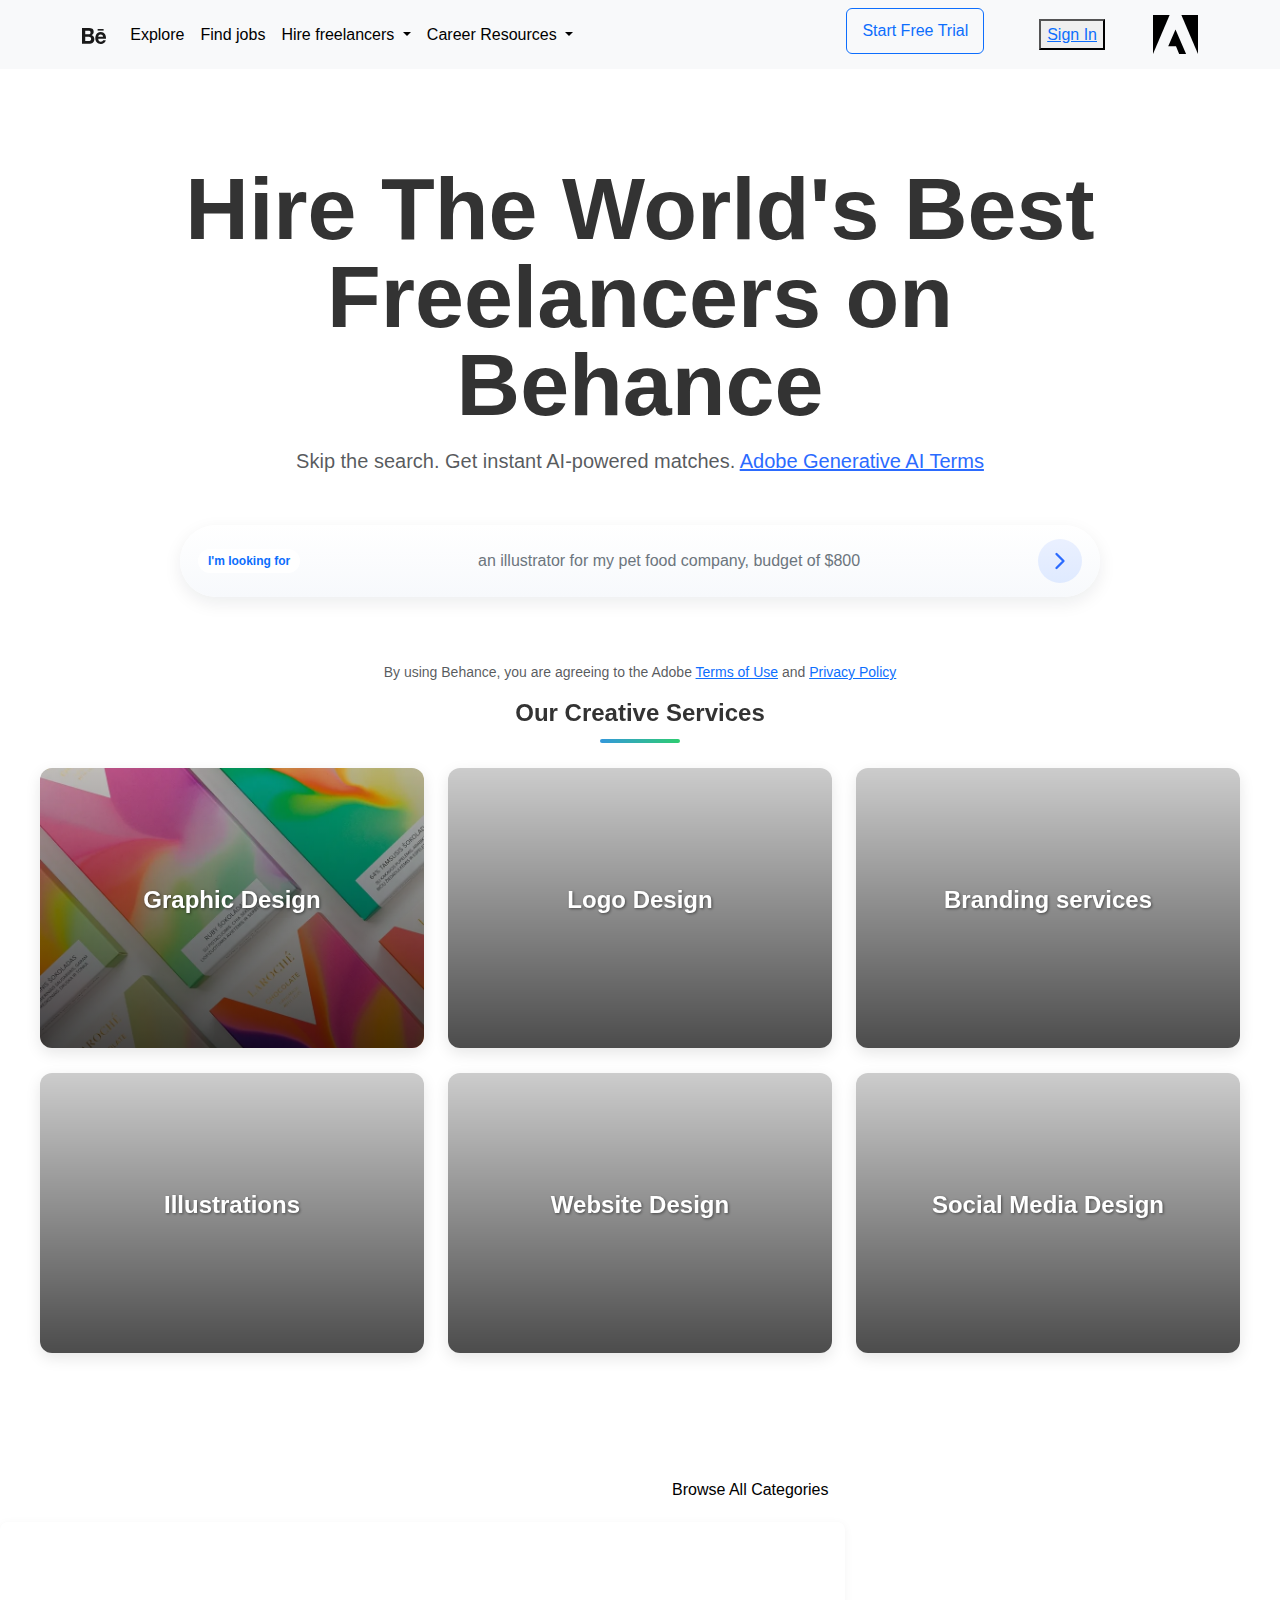
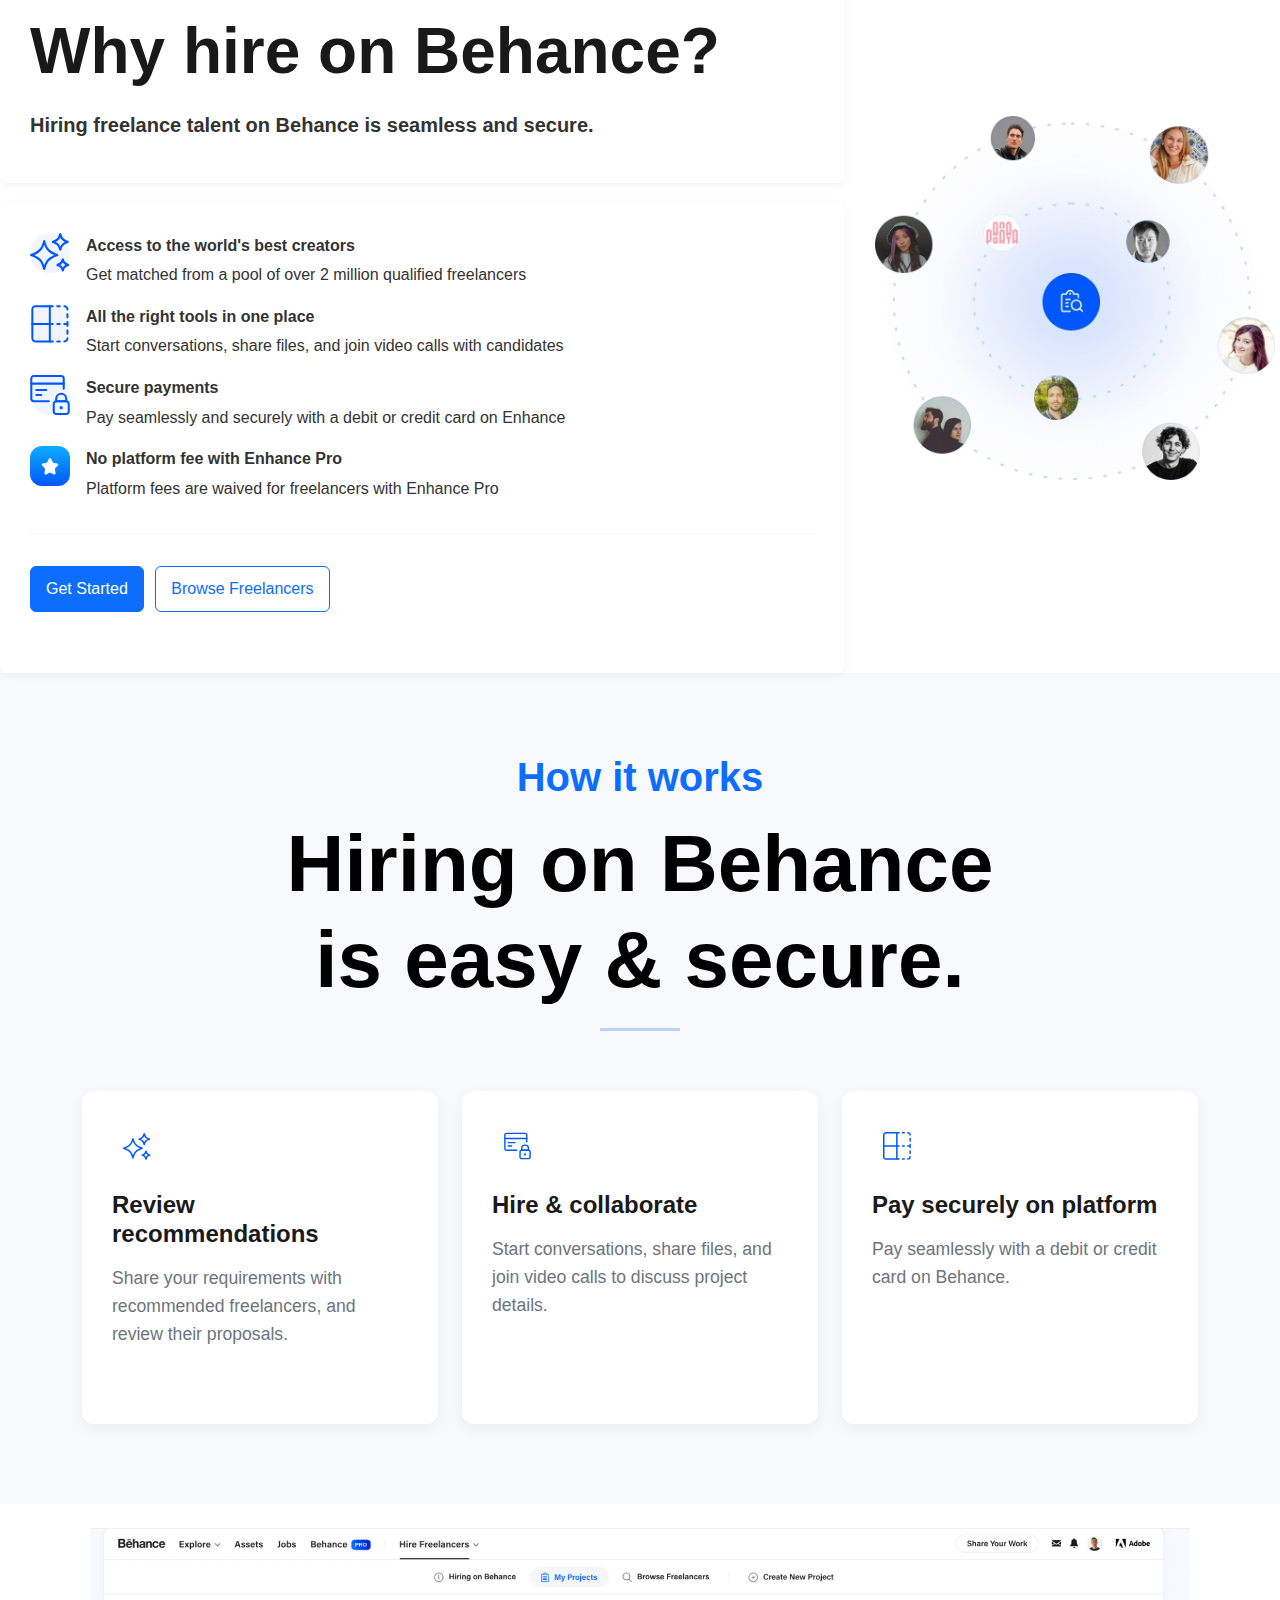
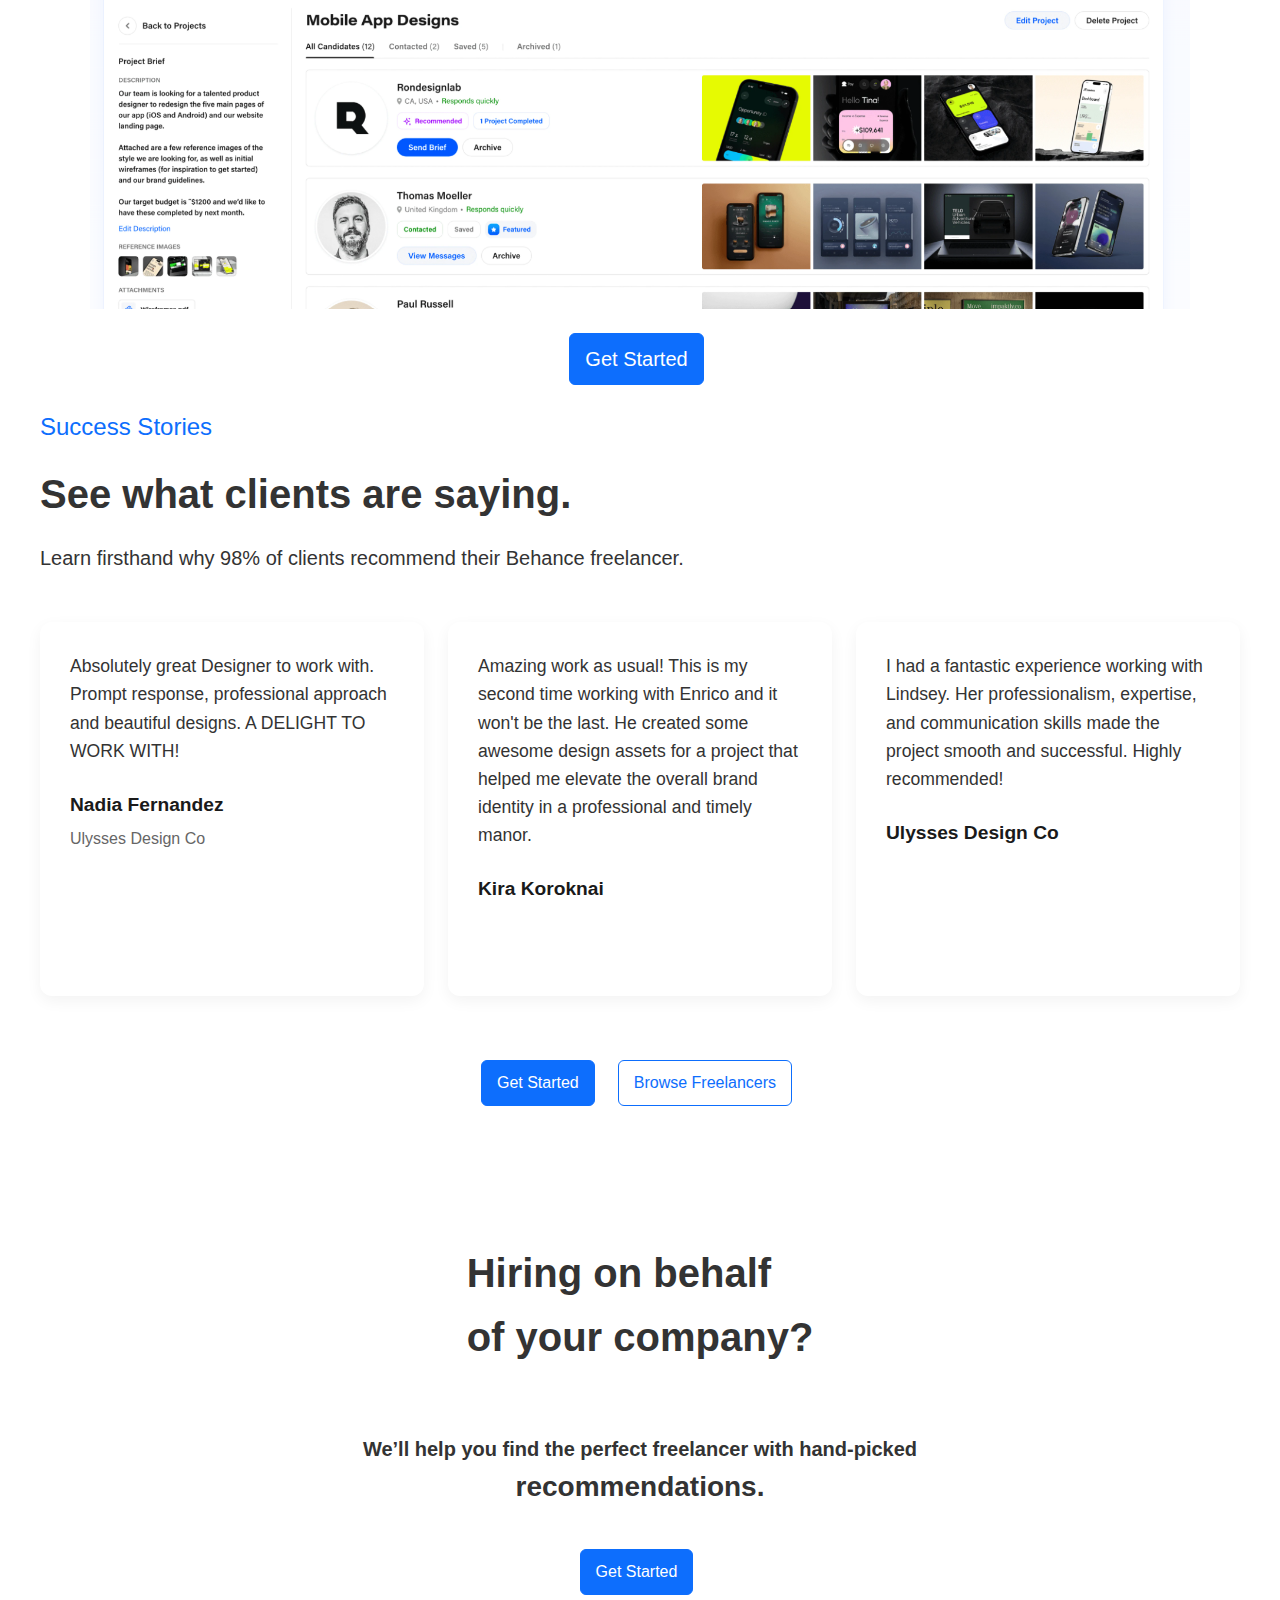
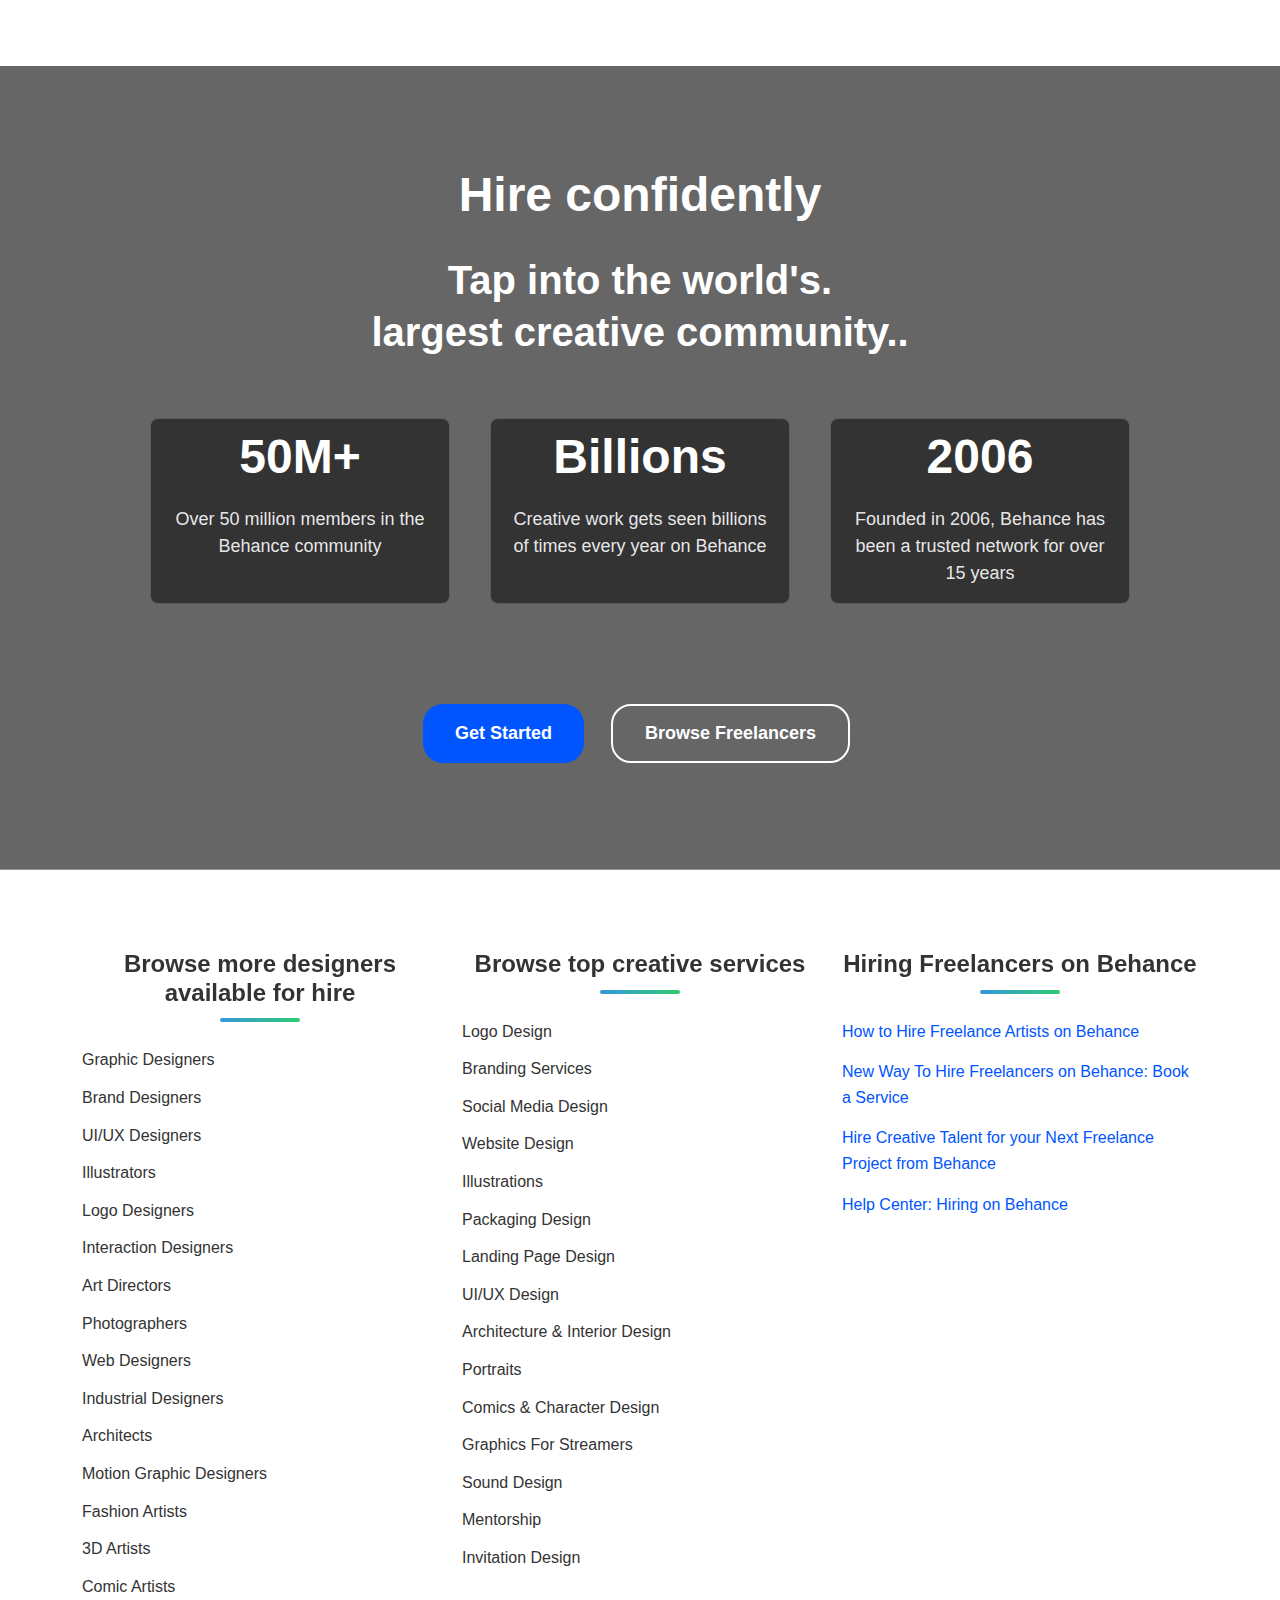
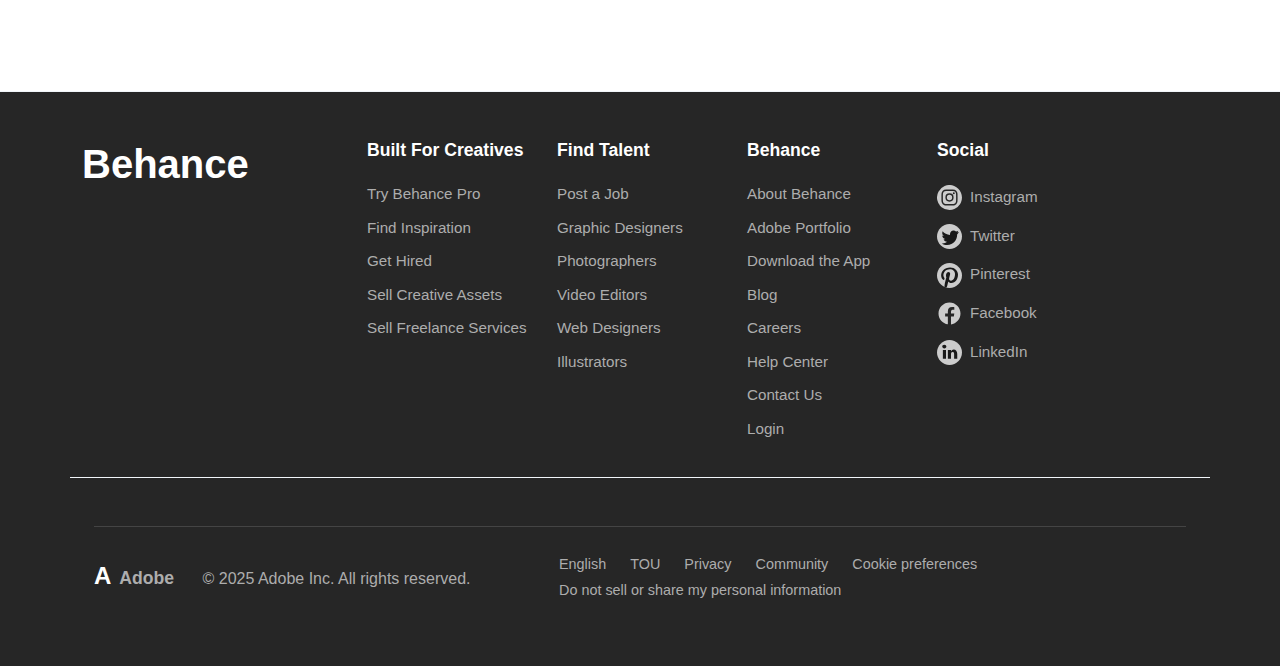
<file: fire.html>
<!doctype html>
<html lang="en">

<head>
    <meta charset="utf-8">
    <meta name="viewport" content="width=device-width, initial-scale=1">
    <title>Hire Freelancers — Behance</title>
    <link href="https://cdn.jsdelivr.net/npm/bootstrap@5.3.8/dist/css/bootstrap.min.css" rel="stylesheet">
    <link rel="stylesheet" href="fire.css">
</head>

<body>
    <div class="bcak">
        <nav class="navbar navbar-expand-lg bg-body-tertiary position-sticky top-0">
            <div class="container">
                <a class="navbar-brand" href="#"><img src="./images/Behance.svg" alt="Behance" class="img-fluid"
                        style="max-width:100px;height:auto;"></a>
                <button class="navbar-toggler" type="button" data-bs-toggle="collapse"
                    data-bs-target="#navbarSupportedContent" aria-controls="navbarSupportedContent"
                    aria-expanded="false" aria-label="Toggle navigation">
                    <span class="navbar-toggler-icon"></span>
                </button>
                <div class="collapse navbar-collapse" id="navbarSupportedContent">
                    <ul class="navbar-nav me-auto mb-2 mb-lg-0">
                        <li class="nav-item">
                            <a id="explore" class="explore nav-link active fw-semi-bold" aria-current="page"
                                href="#explore">Explore</a>
                        </li>
                        <li class="nav-item">
                            <a class=" explore nav-link active fw-semi-bold" href="#">Find jobs</a>
                        </li>
                        <li class="nav-item dropdown">
                            <a class="nav-link active dropdown-toggle fw-semi-bold" href="#hire-freelancers" role="button"
                                data-bs-toggle="dropdown" aria-expanded="false">
                                Hire freelancers
                            </a>
                            <ul class="dropdown-menu">
                                <li><a class="dropdown-item fw-bold" href="#">
                                        <img src="./icon/svgexport-27.svg" alt="">
                                        <span>my Freelance Projects</span>
                                    </a></li>
                                <li><a class="dropdown-item d-flex gap-2 fw-bold" href="#">
                                        <img src="./icon/svgexport-12.svg" alt="">
                                        <span>Find creatives</span>
                                    </a></li>
                                <li><a class="dropdown-item d-flex gap-2 fw-bold" href="#">
                                        <img src="./icon/svgexport-12.svg" alt="">
                                        <span>Hiring on Behance</span>
                                    </a></li>
                                <li><a class="dropdown-item d-flex gap-2 fw-bold" href="#">
                                        <img src="./icon/svgexport-12.svg" alt="">
                                        <span>New Freelance Projects</span>
                                    </a></li>
                                <li>
                                    <hr class="dropdown-divider">
                                </li>
                                <li><a class="dropdown-item" href="#">Logo Designers</a></li>
                                <li><a class="dropdown-item" href="#">Brand Designers</a></li>
                                <li><a class="dropdown-item" href="#">Website Designers</a></li>
                                <li><a class="dropdown-item" href="#">Illustrators</a></li>
                                <li><a class="dropdown-item" href="#">Social Media Designers</a></li>
                            </ul>
                        </li>
                        <li class="nav-item dropdown">
                            <a class=" nav-link active dropdown-toggle fw-semi-bold" href="#" role="button"
                                data-bs-toggle="dropdown" aria-expanded="false">
                                Career Resources
                            </a>
                            <ul class="dropdown-menu">
                                <li><a class="dropdown-item fw-bold" href="#">
                                        <span>Overview</span>
                                    </a></li>
                                <li><a class="dropdown-item d-flex gap-2 fw-bold" href="#">
                                        <span>Career Guides</span>
                                    </a></li>
                                <li><a class="dropdown-item d-flex gap-2 fw-bold" href="#">
                                        <span>Commisioned Projects</span>
                                    </a></li>
                                <li><a class="dropdown-item d-flex gap-2 fw-bold" href="#">
                                        <span>Creative Apprenticeship</span>
                                    </a></li>
                            </ul>
                        </li>
                    </ul>
                    <div class="free-wrap">
                        <a class="free btn btn-outline-primary" href="start.html">Start Free Trial</a>
                        <!-- <span class="try">Try Behance Pro with a 7 day free trial</span> -->
                    </div>
                    <button class="sign ms-5"><a href="#">Sign In</a></button>
                    <span class="cse ms-5"><img src="./icon/svgexport-11.svg" alt="" class="img-fluid"
                            style="max-width:45px;height:auto;"></span>

                </div>
            </div>
        </nav>

        <main id="explore" class="py-5">
            <div class="container text-center pt-5">
                <h1 class="display-1 fw-bold lh-1 hero-title">Hire The World's Best<br>Freelancers on Behance</h1>
                <p class="lead text-muted mt-3">Skip the search. Get instant AI-powered matches. <a href="#">Adobe
                        Generative AI Terms</a></p>

                <div class="search-pill mx-auto mt-5">
                    <div class="pill-inner d-flex align-items-center">
                        <span class="badge bg-white text-primary pill-left">I'm looking for</span>
                        <div class="pill-text flex-grow-1">an illustrator for my pet food company, budget of $800</div>
                        <div class="pill-action">
                            <svg width="28" height="28" viewBox="0 0 24 24" fill="none"
                                xmlns="http://www.w3.org/2000/svg">
                                <path d="M9 6l6 6-6 6" stroke="#2B6BFF" stroke-width="2" stroke-linecap="round"
                                    stroke-linejoin="round" />
                            </svg>
                        </div>
                    </div>
                </div>

            </div>
        </main>

        <div class="py-3">
            <div class="container text-center text-muted small">
                By using Behance, you are agreeing to the Adobe <a href="#">Terms of Use</a> and <a href="#">Privacy
                    Policy</a>
            </div>
        </div>



        <div class="services-container">
            <h1 class="section-title">Our Creative Services</h1>

            <div class="row">
                <!-- Graphic Design -->
                <div class="col-md-4 col-sm-6">
                    <div class="service-card">
                        <div class="service-bg graphic-design"></div>
                        <div class="service-overlay">
                            <h3 class="service-title">Graphic Design</h3>
                        </div>
                    </div>
                </div>

                <!-- Branding Services -->
                <div class="col-md-4 col-sm-6">
                    <div class="service-card">
                        <div class="service-bg branding-services"></div>
                        <div class="service-overlay">
                            <h3 class="service-title">Logo Design</h3>
                        </div>
                    </div>
                </div>



                <!-- Social Media Design -->
                <div class="col-md-4 col-sm-6">
                    <div class="service-card">
                        <div class="service-bg social-media-design"></div>
                        <div class="service-overlay">
                            <h3 class="service-title">Branding services</h3>
                        </div>
                    </div>
                </div>

                <!-- Illustrations -->
                <div class="col-md-4 col-sm-6">
                    <div class="service-card">
                        <div class="service-bg illustrations"></div>
                        <div class="service-overlay">
                            <h3 class="service-title">Illustrations</h3>
                        </div>
                    </div>
                </div>

                <!-- Architecture & Interior Design -->
                <div class="col-md-4 col-sm-6">
                    <div class="service-card">
                        <div class="service-bg architecture-interior"></div>
                        <div class="service-overlay">
                            <h3 class="service-title">Website Design</h3>
                        </div>
                    </div>
                </div>

                <!-- UI/UX Design -->
                <div class="col-md-4 col-sm-6">
                    <div class="service-card">
                        <div class="service-bg ui-ux-design"></div>
                        <div class="service-overlay">
                            <h3 class="service-title">Social Media Design</h3>
                        </div>
                    </div>
                </div>
            </div>
        </div>

        <div class="father ">
            <button class="start">Browse All Categories</button>
            <div class="container-fluid px-0">
                <div class="row align-items-center">
                    <div class="col-12 col-md-8">
                        <div class="header-section">
                            <div class="logo">Why hire on Behance?</div>
                            <h3>Hiring freelance talent on Behance is seamless and secure.</h3>
                        </div>

                        <div class="content-section">
                            <div class="bullet-points">
                                <div class="feature d-flex align-items-start mb-3">
                                    <div class="feature-icon me-3">
                                        <img src="./icon/svgexport-16.svg" alt="" class="img-fluid"
                                            style="width:40px;height:auto;">
                                    </div>
                                    <div class="feature-content">
                                        <p class="fw-bold mb-1"><strong>Access to the world's best creators</strong></p>
                                        <p class="mb-0">Get matched from a pool of over 2 million qualified freelancers
                                        </p>
                                    </div>
                                </div>

                                <div class="feature d-flex align-items-start mb-3">
                                    <div class="feature-icon me-3">
                                        <img src="./icon/svgexport-17 (1).svg" alt="" class="img-fluid"
                                            style="width:40px;height:auto;">
                                    </div>
                                    <div class="feature-content">
                                        <p class="fw-bold mb-1"><strong>All the right tools in one place</strong></p>
                                        <p class="mb-0">Start conversations, share files, and join video calls with
                                            candidates</p>
                                    </div>
                                </div>

                                <div class="feature d-flex align-items-start mb-3">
                                    <div class="feature-icon me-3">
                                        <img src="icon/svgexport-18.svg" alt="" class="img-fluid"
                                            style="width:40px;height:auto;">
                                    </div>
                                    <div class="feature-content">
                                        <p class="fw-bold mb-1"><strong>Secure payments</strong></p>
                                        <p class="mb-0">Pay seamlessly and securely with a debit or credit card on
                                            Enhance</p>
                                    </div>
                                </div>

                                <div class="feature d-flex align-items-start mb-3">
                                    <div class="feature-icon me-3">
                                        <img src="icon/svgexport-21.svg" alt="" class="img-fluid"
                                            style="width:40px;height:auto;">
                                    </div>
                                    <div class="feature-content">
                                        <p class="fw-bold mb-1"><strong>No platform fee with Enhance Pro</strong></p>
                                        <p class="mb-0">Platform fees are waived for freelancers with Enhance Pro</p>
                                    </div>
                                </div>
                            </div>

                            <hr>

                            <div class="buttons">
                                <button class="btn btn-primary">Get Started</button>
                                <button class="btn btn-outline-primary">Browse Freelancers</button>
                            </div>
                        </div>
                    </div>

                    <div class="col-12 col-md-4 text-center mt-4 mt-md-0">
                        <img src="./images/imgi_111_hire-landing-why.webp" alt="Why hire on Behance" class="img-fluid"
                            style="width:100%;max-width:400px;height:auto;">
                    </div>
                </div>
            </div>

            <!--  -->

            <section class="how-it-works-section">
                <div class="container">
                    <div class="section-header">
                        <h1 class="text-primary">How it works</h1>
                        <h2 class=" fw-bold">Hiring on Behance<br>is easy & secure.</h2>
                        <hr class="divider">
                    </div>

                    <div class="row">
                        <div class="col-lg-4">
                            <div class="step-card">
                                <div class="step-number"><img src="icon/svgexport-16.svg" alt=""></div>
                                <h3 class="step-title">Review recommendations</h3>
                                <p class="step-description">Share your requirements with recommended freelancers, and
                                    review their
                                    proposals.</p>
                            </div>
                        </div>

                        <div class="col-lg-4">
                            <div class="step-card">
                                <div class="step-number"><img src="icon/svgexport-18.svg" alt=""></div>
                                <h3 class="step-title">Hire & collaborate</h3>
                                <p class="step-description">Start conversations, share files, and join video calls to
                                    discuss
                                    project details.</p>
                            </div>
                        </div>

                        <div class="col-lg-4">
                            <div class="step-card">
                                <div class="step-number"><img src="icon/svgexport-17 (1).svg" alt=""></div>
                                <h3 class="step-title">Pay securely on platform</h3>
                                <p class="step-description">Pay seamlessly with a debit or credit card on Behance.</p>
                            </div>
                        </div>
                    </div>
                </div>
            </section>

            <p class="text-center my-4"><img src="images/GIG.png" alt="" class="img-fluid mx-auto d-block"
                    style="width:100%;max-width:1100px;height:auto;display:block;"></p>
            <div class="text-center my-3">
                <button class="btn btn-primary btn-lg">Get Started</button>
            </div>


            <!--  -->

            <div class="testimonials-container">
                <p class="text-primary fs-4">Success Stories</p>
                <p class="fs-1 fw-bolder">See what clients are saying.</p>
                <p class="fw-semi-bold fs-5 mb-5">Learn firsthand why 98% of clients recommend their Behance freelancer.
                </p>
                <div class="row">
                    <!-- Testimonial 1 -->
                    <div class="col-lg-4 col-md-6 mb-4">
                        <div class="testimonial-card">
                            <p class="testimonial-text">
                                Absolutely great Designer to work with. Prompt response, professional approach and
                                beautiful
                                designs. A DELIGHT TO WORK WITH!
                            </p>
                            <div class="client-name">Nadia Fernandez</div>
                            <div class="client-company">Ulysses Design Co</div>
                        </div>
                    </div>

                    <!-- Testimonial 2 -->
                    <div class="col-lg-4 col-md-6 mb-4">
                        <div class="testimonial-card">
                            <p class="testimonial-text">
                                Amazing work as usual! This is my second time working with Enrico and it won't be the
                                last. He
                                created some awesome design assets for a project that helped me elevate the overall
                                brand identity
                                in a professional and timely manor.
                            </p>
                            <div class="client-name">Kira Koroknai</div>
                            <div class="client-company">&nbsp;</div>
                        </div>
                    </div>

                    <!-- Testimonial 3 -->
                    <div class="col-lg-4 col-md-12 mb-4">
                        <div class="testimonial-card">
                            <p class="testimonial-text">
                                I had a fantastic experience working with Lindsey. Her professionalism, expertise, and
                                communication
                                skills made the project smooth and successful. Highly recommended!
                            </p>
                            <div class="client-name">Ulysses Design Co</div>
                            <div class="client-company">&nbsp;</div>

                        </div>
                    </div>
                    <div class="buttons d-flex justify-content-center gap-3 mb-5 py-3">
                        <button class="btn btn-primary">Get Started</button>
                        <button class="btn btn-outline-primary">Browse Freelancers</button>
                    </div>
                </div>
            </div>
            <!-- Testimonials Section -->

            <div>
                <span class="fs-1 fw-bolder d-flex justify-content-center gap-3 mb-5 py-3 mt-5">Hiring on behalf <br> of
                    your
                    company?</span>
                <span class="fs-5 fw-semibold d-flex justify-content-center gap-3 ">We’ll help you find the perfect
                    freelancer with
                    hand-picked</span>
                <p class="fs-3 fw-semibold d-flex justify-content-center gap-3">recommendations.</p>
                <div class="buttons d-flex justify-content-center gap-3 mb-5 py-3">
                    <button class="btn btn-primary">Get Started</button>
                </div>
            </div>

            <!--  -->

            <section id="hire" class="hire-section">
                <div class="container">
                    <h1 class="hire-title">Hire confidently</h1>
                    <h2 class="hire-subtitle fs-1 fw-bold">
                        Tap into the world's.<br>
                        largest creative community..
                    </h2>

                    <div class="stats-container">
                        <div class="stat-item">
                            <div class="stat-number">50M+</div>
                            <p class="stat-desc">Over 50 million members in the Behance community</p>
                        </div>

                        <div class="stat-item">
                            <div class="stat-number">Billions</div>
                            <p class="stat-desc">Creative work gets seen billions of times every year on Behance</p>
                        </div>

                        <div class="stat-item">
                            <div class="stat-number">2006</div>
                            <p class="stat-desc">Founded in 2006, Behance has been a trusted network for over 15 years
                            </p>
                        </div>
                    </div>

                    <div class="buttons-container">
                        <button class="btn btn-custom btn-primary-custom">Get Started</button>
                        <button class="btn btn-custom btn-outline-custom">Browse Freelancers</button>
                    </div>
                </div>
            </section>

            <!--  -->

            <section class="browse-section">
                <div class="container">
                    <div class="row">
                        <!-- Column 1: Browse more designers available for hire -->
                        <div class="col-lg-4 col-md-6 browse-column">
                            <h2 class="section-title">Browse more designers available for hire</h2>
                            <ul class="category-list">
                                <li><a href="#">Graphic Designers</a></li>
                                <li><a href="#">Brand Designers</a></li>
                                <li><a href="#">UI/UX Designers</a></li>
                                <li><a href="#">Illustrators</a></li>
                                <li><a href="#">Logo Designers</a></li>
                                <li><a href="#">Interaction Designers</a></li>
                                <li><a href="#">Art Directors</a></li>
                                <li><a href="#">Photographers</a></li>
                                <li><a href="#">Web Designers</a></li>
                                <li><a href="#">Industrial Designers</a></li>
                                <li><a href="#">Architects</a></li>
                                <li><a href="#">Motion Graphic Designers</a></li>
                                <li><a href="#">Fashion Artists</a></li>
                                <li><a href="#">3D Artists</a></li>
                                <li><a href="#">Comic Artists</a></li>
                            </ul>
                        </div>

                        <!-- Column 2: Browse top creative services -->
                        <div class="col-lg-4 col-md-6 browse-column">
                            <h2 class="section-title">Browse top creative services</h2>
                            <ul class="category-list">
                                <li><a href="#">Logo Design</a></li>
                                <li><a href="#">Branding Services</a></li>
                                <li><a href="#">Social Media Design</a></li>
                                <li><a href="#">Website Design</a></li>
                                <li><a href="#">Illustrations</a></li>
                                <li><a href="#">Packaging Design</a></li>
                                <li><a href="#">Landing Page Design</a></li>
                                <li><a href="#">UI/UX Design</a></li>
                                <li><a href="#">Architecture & Interior Design</a></li>
                                <li><a href="#">Portraits</a></li>
                                <li><a href="#">Comics & Character Design</a></li>
                                <li><a href="#">Graphics For Streamers</a></li>
                                <li><a href="#"> Sound Design</a></li>
                                <li><a href="#">Mentorship</a></li>
                                <li><a href="#">Invitation Design</a></li>




                            </ul>
                        </div>

                        <!-- Column 3: Hiring Freelancers on Behance -->
                        <div class="col-lg-4 col-md-12 browse-column">
                            <h2 class="section-title">Hiring Freelancers on Behance</h2>
                            <ul class="hiring-list">
                                <li><a href="#">How to Hire Freelance Artists on Behance</a></li>
                                <li><a href="#">New Way To Hire Freelancers on Behance: Book a Service</a></li>
                                <li><a href="#">Hire Creative Talent for your Next Freelance Project from Behance</a>
                                </li>
                                <li><a href="#">Help Center: Hiring on Behance</a></li>
                            </ul>
                        </div>
                    </div>
                </div>
            </section>

            <!--  -->

            <footer class="behance-footer py-5 text-light">
                <div class="container">
                    <div class="row">
                        <div class="col-12 col-md-3 mb-4 mb-md-0">
                            <h2 class="behance-logo-text mb-4">Behance</h2>
                        </div>

                        <div class="col-6 col-sm-3 col-md-2 mb-3 text-light">
                            <h5 class="footer-heading">Built For Creatives</h5>
                            <ul class="list-unstyled">
                                <li><a href="#" class="footer-link">Try Behance Pro</a></li>
                                <li><a href="#" class="footer-link">Find Inspiration</a></li>
                                <li><a href="#" class="footer-link">Get Hired</a></li>
                                <li><a href="#" class="footer-link">Sell Creative Assets</a></li>
                                <li><a href="#" class="footer-link">Sell Freelance Services</a></li>
                            </ul>
                        </div>

                        <div class="col-6 col-sm-3 col-md-2 mb-3">
                            <h5 class="footer-heading">Find Talent</h5>
                            <ul class="list-unstyled">
                                <li><a href="#" class="footer-link">Post a Job</a></li>
                                <li><a href="#" class="footer-link">Graphic Designers</a></li>
                                <li><a href="#" class="footer-link">Photographers</a></li>
                                <li><a href="#" class="footer-link">Video Editors</a></li>
                                <li><a href="#" class="footer-link">Web Designers</a></li>
                                <li><a href="#" class="footer-link">Illustrators</a></li>
                            </ul>
                        </div>

                        <div class="col-6 col-sm-3 col-md-2 mb-3">
                            <h5 class="footer-heading">Behance</h5>
                            <ul class="list-unstyled">
                                <li><a href="#" class="footer-link">About Behance</a></li>
                                <li><a href="#" class="footer-link">Adobe Portfolio</a></li>
                                <li><a href="#" class="footer-link">Download the App</a></li>
                                <li><a href="#" class="footer-link">Blog</a></li>
                                <li><a href="#" class="footer-link">Careers</a></li>
                                <li><a href="#" class="footer-link">Help Center</a></li>
                                <li><a href="#" class="footer-link">Contact Us</a></li>
                                <li><a href="#" class="footer-link">Login</a></li>
                            </ul>
                        </div>

                        <div class="col-6 col-sm-3 col-md-3 mb-3">
                            <h5 class="footer-heading">Social</h5>
                            <ul class="list-unstyled">
                                <li><a href="#" class="footer-link-social"><i class="fab fa-instagram me-2">
                                            <img src="./icon/svgexport-63.svg" alt="" class="img-fluid"
                                                style="width:25px;height:auto;">
                                        </i>Instagram</a></li>
                                <li><a href="#" class="footer-link-social"><i class="fab fa-twitter me-2">
                                            <img src="./icon/svgexport-64.svg" alt="" class="img-fluid"
                                                style="width:25px;height:auto;">
                                        </i>Twitter</a></li>
                                <li><a href="#" class="footer-link-social"><i class="fab fa-pinterest me-2">
                                            <img src="./icon/svgexport-65.svg" alt="" class="img-fluid"
                                                style="width:25px;height:auto;">
                                        </i>Pinterest</a></li>
                                <li><a href="#" class="footer-link-social"><i class="fab fa-facebook me-2">
                                            <img src="./icon/svgexport-66.svg" alt="" class="img-fluid"
                                                style="width:25px;height:auto;">
                                        </i>Facebook</a></li>
                                <li><a href="#" class="footer-link-social"><i class="fab fa-linkedin me-2">
                                            <img src="./icon/svgexport-67.svg" alt="" class="img-fluid"
                                                style="width:25px;height:auto;">
                                        </i>LinkedIn</a></li>
                            </ul>
                        </div>
                        <footer class="behance-footer-bottom pt-5 pb-3">
                            <div class="container">
                                <hr class="footer-separator mt-0 mb-4">

                                <div class="row align-items-center">

                                    <div class="col-12 col-lg-5 align-items-center mb-3 mb-lg-0">
                                        <span class="adobe-logo-text me-2">A</span><span
                                            class="adobe-brand-text">Adobe</span>
                                        <span class="copyright-text ms-4">© 2025 Adobe Inc. All rights reserved.</span>
                                    </div>


                                    <div class="col-12 col-lg-7">
                                        <ul class="list-unstyled d-flex flex-wrap mb-0 policy-links">
                                            <li><a href="#" class="policy-link me-3 me-md-4">English</a></li>
                                            <li><a href="#" class="policy-link me-3 me-md-4">TOU</a></li>
                                            <li><a href="#" class="policy-link me-3 me-md-4">Privacy</a></li>
                                            <li><a href="#" class="policy-link me-3 me-md-4">Community</a></li>
                                            <li><a href="#" class="policy-link me-3 me-md-4">Cookie preferences</a></li>
                                            <li><a href="#" class="policy-link me-3 me-md-4">Do not sell or share my
                                                    personal
                                                    information</a></li>
                                        </ul>
                                    </div>
                                </div>
                            </div>
                        </footer>

                    </div>
                </div>
            </footer>





            <script src="https://cdn.jsdelivr.net/npm/bootstrap@5.3.8/dist/js/bootstrap.bundle.min.js"></script>

</html>
</file>
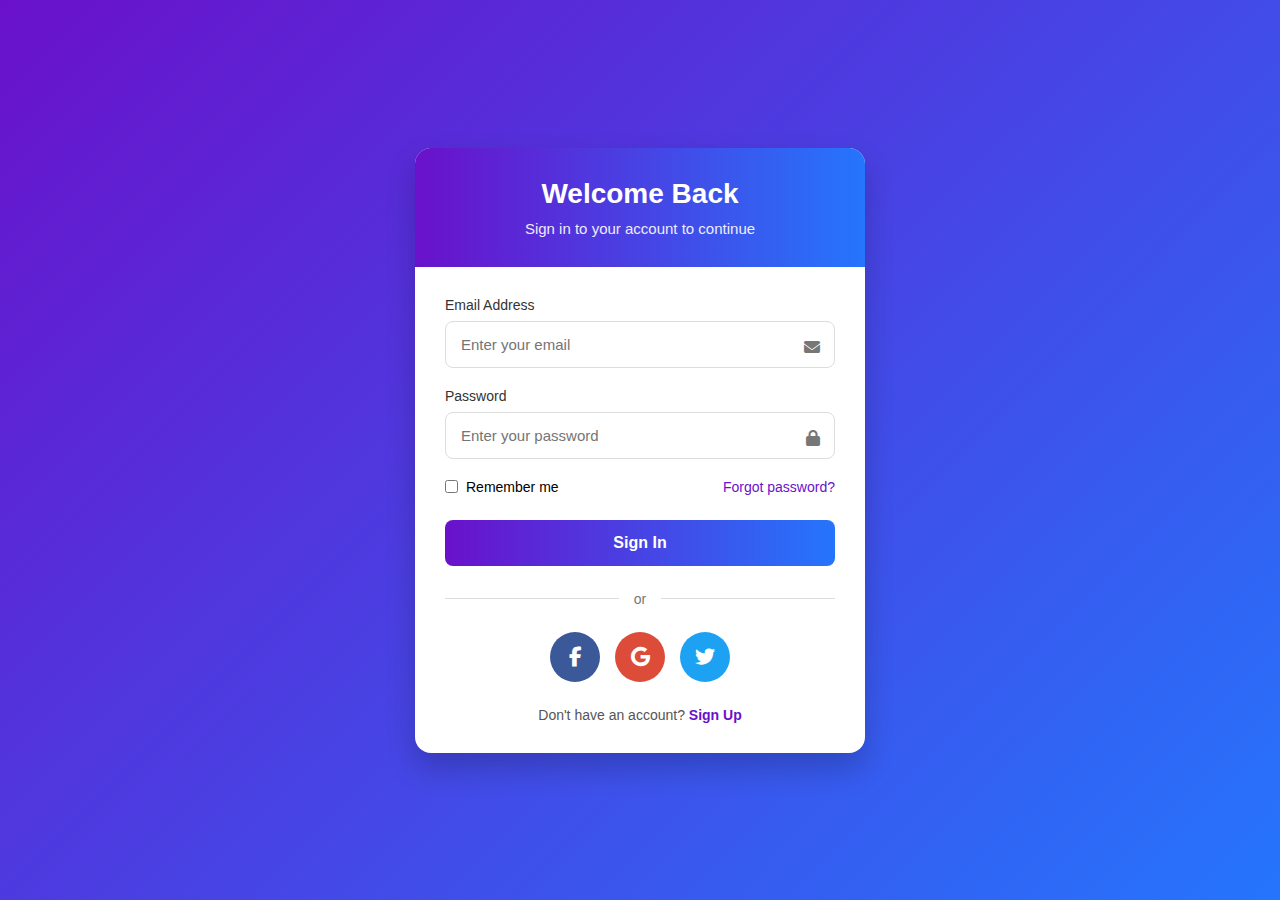
<file: sign.html>
<!DOCTYPE html>
<html lang="en">
<head>
    <meta charset="UTF-8">
    <meta name="viewport" content="width=device-width, initial-scale=1.0">
    <title>Sign In</title>
    <link rel="stylesheet" href="https://cdnjs.cloudflare.com/ajax/libs/font-awesome/6.4.0/css/all.min.css">
    <style>
        * {
            margin: 0;
            padding: 0;
            box-sizing: border-box;
            font-family: 'Segoe UI', Tahoma, Geneva, Verdana, sans-serif;
        }

        body {
            background: linear-gradient(135deg, #6a11cb 0%, #2575fc 100%);
            min-height: 100vh;
            display: flex;
            justify-content: center;
            align-items: center;
            padding: 20px;
        }

        .container {
            width: 100%;
            max-width: 450px;
        }

        .card {
            background-color: white;
            border-radius: 16px;
            box-shadow: 0 15px 30px rgba(0, 0, 0, 0.2);
            overflow: hidden;
            transition: transform 0.3s ease;
        }

        .card:hover {
            transform: translateY(-5px);
        }

        .header {
            background: linear-gradient(to right, #6a11cb, #2575fc);
            color: white;
            padding: 30px 20px;
            text-align: center;
        }

        .header h1 {
            font-size: 28px;
            margin-bottom: 10px;
            font-weight: 600;
        }

        .header p {
            opacity: 0.9;
            font-size: 15px;
        }

        .form-container {
            padding: 30px;
        }

        .input-group {
            margin-bottom: 20px;
            position: relative;
        }

        .input-group label {
            display: block;
            margin-bottom: 8px;
            font-weight: 500;
            color: #333;
            font-size: 14px;
        }

        .input-group input {
            width: 100%;
            padding: 14px 15px;
            border: 1px solid #ddd;
            border-radius: 8px;
            font-size: 15px;
            transition: all 0.3s;
        }

        .input-group input:focus {
            border-color: #6a11cb;
            box-shadow: 0 0 0 2px rgba(106, 17, 203, 0.2);
            outline: none;
        }

        .input-group i {
            position: absolute;
            right: 15px;
            top: 42px;
            color: #777;
        }

        .remember-forgot {
            display: flex;
            justify-content: space-between;
            align-items: center;
            margin-bottom: 25px;
            font-size: 14px;
        }

        .remember {
            display: flex;
            align-items: center;
        }

        .remember input {
            margin-right: 8px;
        }

        .forgot a {
            color: #6a11cb;
            text-decoration: none;
        }

        .forgot a:hover {
            text-decoration: underline;
        }

        .btn {
            width: 100%;
            padding: 14px;
            background: linear-gradient(to right, #6a11cb, #2575fc);
            border: none;
            border-radius: 8px;
            color: white;
            font-size: 16px;
            font-weight: 600;
            cursor: pointer;
            transition: all 0.3s;
        }

        .btn:hover {
            background: linear-gradient(to right, #5a0db9, #1c68e6);
            box-shadow: 0 5px 15px rgba(106, 17, 203, 0.3);
        }

        .separator {
            display: flex;
            align-items: center;
            margin: 25px 0;
        }

        .separator .line {
            flex: 1;
            height: 1px;
            background-color: #ddd;
        }

        .separator span {
            padding: 0 15px;
            color: #777;
            font-size: 14px;
        }

        .social-login {
            display: flex;
            justify-content: center;
            gap: 15px;
            margin-bottom: 25px;
        }

        .social-btn {
            width: 50px;
            height: 50px;
            border-radius: 50%;
            display: flex;
            justify-content: center;
            align-items: center;
            color: white;
            font-size: 20px;
            cursor: pointer;
            transition: all 0.3s;
        }

        .social-btn:hover {
            transform: translateY(-3px);
        }

        .facebook {
            background-color: #3b5998;
        }

        .google {
            background-color: #dd4b39;
        }

        .twitter {
            background-color: #1da1f2;
        }

        .signup-link {
            text-align: center;
            font-size: 14px;
            color: #555;
        }

        .signup-link a {
            color: #6a11cb;
            text-decoration: none;
            font-weight: 600;
        }

        .signup-link a:hover {
            text-decoration: underline;
        }

        /* Responsive adjustments */
        @media (max-width: 480px) {
            .container {
                max-width: 100%;
            }
            
            .card {
                border-radius: 12px;
            }
            
            .header {
                padding: 25px 15px;
            }
            
            .header h1 {
                font-size: 24px;
            }
            
            .form-container {
                padding: 25px 20px;
            }
            
            .input-group input {
                padding: 12px 15px;
            }
            
            .remember-forgot {
                flex-direction: column;
                align-items: flex-start;
                gap: 10px;
            }
            
            .social-login {
                gap: 10px;
            }
            
            .social-btn {
                width: 45px;
                height: 45px;
                font-size: 18px;
            }
        }
    </style>
</head>
<body>
    <div class="container">
        <div class="card">
            <div class="header">
                <h1>Welcome Back</h1>
                <p>Sign in to your account to continue</p>
            </div>
            <div class="form-container">
                <form id="signin-form">
                    <div class="input-group">
                        <label for="email">Email Address</label>
                        <input type="email" id="email" placeholder="Enter your email" required>
                        <i class="fas fa-envelope"></i>
                    </div>
                    <div class="input-group">
                        <label for="password">Password</label>
                        <input type="password" id="password" placeholder="Enter your password" required>
                        <i class="fas fa-lock"></i>
                    </div>
                    <div class="remember-forgot">
                        <div class="remember">
                            <input type="checkbox" id="remember">
                            <label for="remember">Remember me</label>
                        </div>
                        <div class="forgot">
                            <a href="#">Forgot password?</a>
                        </div>
                    </div>
                    <button type="submit" class="btn">Sign In</button>
                </form>
                
                <div class="separator">
                    <div class="line"></div>
                    <span>or</span>
                    <div class="line"></div>
                </div>
                
                <div class="social-login">
                    <div class="social-btn facebook">
                        <i class="fab fa-facebook-f"></i>
                    </div>
                    <div class="social-btn google">
                        <i class="fab fa-google"></i>
                    </div>
                    <div class="social-btn twitter">
                        <i class="fab fa-twitter"></i>
                    </div>
                </div>
                
                <div class="signup-link">
                    Don't have an account? <a href="#">Sign Up</a>
                </div>
            </div>
        </div>
    </div>

    <script>
        document.getElementById('signin-form').addEventListener('submit', function(e) {
            e.preventDefault();
            
            const email = document.getElementById('email').value;
            const password = document.getElementById('password').value;

            if (!email || !password) {
                alert('Please fill in all fields');
                return;
            }
            
            console.log('Sign in attempt with:', { email, password });
           
            alert('Sign in successful!');
        });
    </script>
</body>
</html>
</file>
<file: fire.css>
/* Styles for fire.html — aim: match provided screenshot closely without JS */

:root {
    --primary: #2b6bff;
    --muted: #6c757d;
    --bg: #f8fafb;
}

html,
body {
    height: 100%;
}

body {
    font-family: system-ui, -apple-system, "Segoe UI", Roboto, "Helvetica Neue", Arial;
    background: white;
    color: #111827;
}

.site-header {
    position: sticky;
    top: 0;
    z-index: 50
}

.site-header .logo {
    font-family: Georgia, 'Times New Roman', serif;
    font-size: 1.25rem
}

.hero-title {
    font-size: 64px;
    max-width: 920px;
    margin: 0 auto;
}

@media (max-width: 767.98px) {
    .hero-title {
        font-size: 32px
    }

    .search-pill {
        width: 100%;
        padding: 0 1rem
    }
}

.search-pill {
    max-width: 920px;
    margin: 0 auto
}

.pill-inner {
    background: linear-gradient(180deg, #fff, #f7f9fc);
    border-radius: 999px;
    padding: 14px 18px;
    box-shadow: 0 6px 18px rgba(16, 24, 40, 0.08);
    align-items: center;
    gap: 12px;
}

.pill-left {
    border-radius: 999px;
    padding: 6px 10px;
    font-weight: 600
}

.pill-text {
    color: var(--muted);
    padding: 6px 12px
}

.pill-action {
    width: 44px;
    height: 44px;
    background: linear-gradient(180deg, #eaf0ff, #dfeaff);
    border-radius: 999px;
    display: flex;
    align-items: center;
    justify-content: center
}

.lead a {
    color: var(--primary);
    text-decoration: underline
}

footer {
    border-top: 1px solid #f1f5f9;
    background: transparent
}

/* Tighten large heading on wide screens to match screenshot spacing */
@media (min-width:1200px) {
    .hero-title {
        font-size: 88px
    }
}

/* Navbar tweaks */
.navbar {
    padding-top: .5rem;
    padding-bottom: .5rem
}

.navbar-brand img {
    height: 28px;
    width: auto
}

/* Show bootstrap dropdowns on hover for pointer devices (desktop) without JS */
@media (hover: hover) and (min-width: 768px) {
    .navbar .nav-item.dropdown:hover>.dropdown-menu {
        display: block;
        margin-top: 0
    }
}

/* Responsive refinements */
@media (max-width: 991.98px) {
    .hero-title {
        font-size: 48px;
        padding: 0 1rem;
    }
}

@media (max-width: 767.98px) {

    /* reduce large left margin on the header container for small screens */
    .bcak .container {
        padding-left: 1rem;
        padding-right: 1rem;
        margin-inline-start: 0;
    }

    .hero-title {
        font-size: 32px;
        line-height: 1.05;
    }

    /* allow pill content to wrap and remain usable on narrow viewports */
    .pill-inner {
        padding: 10px 12px;
        gap: 8px;
        flex-wrap: wrap;
        align-items: center;
    }

    .pill-text {
        padding: 8px 0;
        order: 2;
        width: 100%;
        text-align: left;
    }

    .pill-left {
        order: 1;
        flex: 0 0 auto;
    }

    .pill-action {
        order: 3;
        margin-left: auto;
        width: 40px;
        height: 40px;
    }

    .search-pill {
        width: 100%;
        padding: 0 1rem;
    }

    .navbar .nav-link {
        padding-left: .5rem;
        padding-right: .5rem;
        font-size: .95rem;
    }

    /* hide the free trial CTA on very small screens to save space; remove if you prefer visible */
    .free-wrap {
        display: none;
    }

    .sign {
        margin-left: .5rem;
    }
}

@media (max-width: 479.98px) {
    .hero-title {
        font-size: 26px;
    }

    .pill-text {
        font-size: 14px;
    }

    .categories .cat-card {
        height: 180px;
        border-radius: 14px;
        background-size: cover;
        background-position: center;
        position: relative;
        overflow: hidden;
        display: flex;
        align-items: center;
        justify-content: center;
    }

    .categories .cat-card::before {
        content: "";
        position: absolute;
        inset: 0;
        background: linear-gradient(180deg, rgba(6, 7, 16, 0.4) 20%, rgba(6, 7, 16, 0.78) 100%);
    }

    .categories .cat-card h3 {
        position: relative;
        color: #fff;
        font-size: 28px;
        z-index: 2;
        text-align: center;
        font-weight: 700;
    }

    .categories .cat-card .avatars {
        position: relative;
        z-index: 2;
        display: flex;
        gap: -8px;
        margin-top: 8px;
    }

    .categories .cat-card .avatars img {
        width: 38px;
        height: 38px;
        border-radius: 50%;
        border: 3px solid #fff;
        object-fit: cover;
        margin-left: -12px;
    }
}

/* larger cards on desktop */
@media (min-width: 1200px) {
    .categories .cat-card {
        height: 220px;
    }

    .categories .cat-card h3 {
        font-size: 32px;
    }
}

@media (max-width: 767.98px) {
    .categories .cat-card {
        height: 140px;
        border-radius: 10px;
    }

    .categories .cat-card h3 {
        font-size: 18px;
    }

    .categories .cat-card .avatars img {
        width: 30px;
        height: 30px;
        margin-left: -10px;
    }
}

/*  */
    
        .services-container {
            max-width: 1200px;
            margin: 0 auto;
        }
        
        .service-card {
            height: 280px;
            border-radius: 12px;
            overflow: hidden;
            position: relative;
            margin-bottom: 25px;
            box-shadow: 0 5px 15px rgba(0, 0, 0, 0.1);
            transition: transform 0.3s ease, box-shadow 0.3s ease;
        }
        
        .service-card:hover {
            transform: translateY(-5px);
            box-shadow: 0 10px 25px rgba(0, 0, 0, 0.15);
        }
        
        .service-bg {
            position: absolute;
            top: 0;
            left: 0;
            width: 100%;
            height: 100%;
            background-size: cover;
            background-position: center;
            transition: transform 0.5s ease;
        }
        
        .service-card:hover .service-bg {
            transform: scale(1.05);
        }
        
        .service-overlay {
            position: absolute;
            top: 0;
            left: 0;
            width: 100%;
            height: 100%;
            background: linear-gradient(to bottom, rgba(0,0,0,0.2), rgba(0,0,0,0.7));
            display: flex;
            align-items: center;
            justify-content: center;
        }
        
        .service-title {
            color: white;
            font-size: 24px;
            font-weight: 600;
            text-align: center;
            padding: 0 15px;
            text-shadow: 1px 1px 3px rgba(0, 0, 0, 0.5);
        }
        
        .section-title {
            text-align: center;
            margin-bottom: 40px;
            font-weight: 700;
            color: #2c3e50;
            position: relative;
            padding-bottom: 15px;
        }
        
        .section-title:after {
            content: '';
            position: absolute;
            bottom: 0;
            left: 50%;
            transform: translateX(-50%);
            width: 80px;
            height: 4px;
            background: linear-gradient(to right, #3498db, #2ecc71);
            border-radius: 2px;
        }
        
        /* Background images for each service */
        .graphic-design {
            background-image: url(images/imgi_245_hire-landing-graphic-design.webp);
           
        }
        
        .branding-services {
            background-image: url('https://images.unsplash.com/photo-1607082348824-0a96f2a4b9da?ixlib=rb-4.0.3&ixid=M3wxMjA3fDB8MHxwaG90by1wYWdlfHx8fGVufDB8fHx8fA%3D%3D&auto=format&fit=crop&w=800&q=80');
        }
        
        .social-media-design {
            background-image: url('https://images.unsplash.com/photo-1611162617213-7d7a39e9b1d7?ixlib=rb-4.0.3&ixid=M3wxMjA3fDB8MHxwaG90by1wYWdlfHx8fGVufDB8fHx8fA%3D%3D&auto=format&fit=crop&w=800&q=80');
        }
        
        .illustrations {
            background-image: url('https://images.unsplash.com/photo-1584824486539-53bb4646bdbc?ixlib=rb-4.0.3&ixid=M3wxMjA3fDB8MHxwaG90by1wYWdlfHx8fGVufDB8fHx8fA%3D%3D&auto=format&fit=crop&w=800&q=80');
        }
        
        .architecture-interior {
            background-image: url('https://images.unsplash.com/photo-1497366754035-f200968a6e72?ixlib=rb-4.0.3&ixid=M3wxMjA3fDB8MHxwaG90by1wYWdlfHx8fGVufDB8fHx8fA%3D%3D&auto=format&fit=crop&w=800&q=80');
        }
        
        .ui-ux-design {
            background-image: url('https://images.unsplash.com/photo-1551650975-87deedd944c3?ixlib=rb-4.0.3&ixid=M3wxMjA3fDB8MHxwaG90by1wYWdlfHx8fGVufDB8fHx8fA%3D%3D&auto=format&fit=crop&w=800&q=80');
        }
        
        /* Responsive adjustments */
        @media (max-width: 992px) {
            .service-card {
                height: 240px;
            }
            
            .service-title {
                font-size: 22px;
            }
        }
        
        @media (max-width: 768px) {
            .service-card {
                height: 200px;
            }
            
            .service-title {
                font-size: 20px;
            }
        }
        
        @media (max-width: 576px) {
            .service-card {
                height: 180px;
            }
            
            .service-title {
                font-size: 18px;
            }
        }


        /*  */

          
        .header-section {
            background-color: white;
            border-radius: 8px;
            padding: 30px;
            margin-bottom: 20px;
            box-shadow: 0 2px 10px rgba(0,0,0,0.05);
        }
        
        h1 {
            font-size: 2rem;
            margin-bottom: 1.5rem;
            font-weight: 600;
        }
        
        h2 {
            font-size: 1.5rem;
            margin-bottom: 1rem;
            font-weight: 600;
        }
        
        h3 {
            font-size: 1.25rem;
            margin-bottom: 1rem;
            font-weight: 600;
        }
        
        p {
            margin-bottom: 1rem;
        }
        
        .content-section {
            background-color: white;
            border-radius: 8px;
            padding: 30px;
            box-shadow: 0 2px 10px rgba(0,0,0,0.05);
        }
        
        .bullet-points {
            margin-bottom: 1.5rem;
        }
        
        .bullet-points .feature {
            margin-bottom: 1.5rem;
            display: flex;
            align-items: flex-start;
        }
        
        .bullet-points .feature-icon {
            background-color: #f0f5ff;
            color: #3d7eff;
            width: 40px;
            height: 40px;
            border-radius: 50%;
            display: flex;
            align-items: center;
            justify-content: center;
            margin-right: 15px;
            flex-shrink: 0;
        }
        
        .bullet-points .feature-content {
            flex: 1;
        }
        
        .bullet-points strong {
            font-weight: 600;
        }
        
        .buttons {
            margin: 1.5rem 0;
        }
        
        .btn {
            margin-right: 7px;
            margin-bottom: 7px;
            padding: 10px 15px;
            font-weight: 500;
            border-radius: 6px;
        }
        
        hr {
            margin: 2rem 0;
            border-top: 1px solid #ddd;
        }
     
            .logo {
            font-weight: bolder;
            font-size: 4rem;
            color: #191919;
            margin-bottom: 10px;
            margin-top: 3rem;
        }
        
        @media (max-width: 768px) {
            body {
                padding: 15px;
            }
            
            .header-section, .content-section {
                padding: 20px;
            }
            
            .footer-links {
                flex-direction: column;
                gap: 5px;
            }
            
            footer a {
                margin-right: 0;
            }
        }
        
        @media (max-width: 576px) {
            .bullet-points .feature {
                flex-direction: column;
                align-items: flex-start;
            }
            
            .bullet-points .feature-icon {
                margin-bottom: 10px;
            }
            
            .btn {
                display: block;
                width: 100%;
                margin-right: 0;
            }
        }

  .start{
    display: flex;
    align-items: center;
    justify-content: center;
    margin-left: 50%;
    margin-top: 5rem;
    background-color: white;
    border: grey;
     border-radius: 2rem;
     padding: 2rem;
     height: 1rem;
  } 
  
  .start:hover{
    background-color: #ddd;
  }


  .father{
    gap: 2rem;
  }

  .dope{
    display: flex;
    align-items: center;
    justify-content: center;
    margin-top: 300px;
    margin-right: 150px;
  }


  /*  */
    :root {
            --primary-color: #0057ff;
            --secondary-color: #6c757d;
            --light-bg: #f8f9fa;
        }
        
        body {
            font-family: 'Segoe UI', Tahoma, Geneva, Verdana, sans-serif;
            color: #333;
            line-height: 1.6;
            background-color: #fff;
        }
        
        .how-it-works-section {
            padding: 80px 0;
            background-color: var(--light-bg);
        }
        
        .section-header {
            text-align: center;
            margin-bottom: 60px;
        }
        
        .section-header h1 {
            font-size: 2.5rem;
            font-weight: 700;
            margin-bottom: 15px;
            color: #1a1a1a;
        }
        
        .section-header h2 {
            font-size: 5rem;
            font-weight: 600;
            color: black;
            margin-bottom: 20px;
        }
        
        .divider {
            width: 80px;
            height: 3px;
            background-color: var(--primary-color);
            margin: 0 auto 30px;
            border: none;
        }
        
        .step-card {
            background: white;
            border-radius: 12px;
            padding: 30px;
            margin-bottom: 30px;
            box-shadow: 0 5px 15px rgba(0,0,0,0.05);
            transition: transform 0.3s ease, box-shadow 0.3s ease;
            height: 100%;
        }
        
        .step-card:hover {
            transform: translateY(-5px);
            box-shadow: 0 10px 25px rgba(0,0,0,0.1);
            border: 1px solid #0057ff;
        }
        
        .step-number {
            display: inline-flex;
            align-items: center;
            justify-content: center;
            width: 50px;
            height: 50px;
        
            border-radius: 50%;
            font-size: 1.5rem;
            font-weight: 700;
            margin-bottom: 20px;
        }
        
        .step-title {
            font-size: 1.5rem;
            font-weight: 600;
            margin-bottom: 15px;
            color: #1a1a1a;
        }
        
        .step-description {
            color: var(--secondary-color);
            font-size: 1.1rem;
        }
        
        .step-divider {
            width: 80%;
            height: 1px;
            background-color: #e0e0e0;
            margin: 40px auto;
            border: none;
        }
        
        @media (max-width: 768px) {
            .section-header h1 {
                font-size: 2rem;
            }
            
            .section-header h2 {
                font-size: 1.5rem;
            }
            
            .step-card {
                padding: 20px;
            }
        }
 

        /*  */

        <style>
        body {
            font-family: 'Segoe UI', Tahoma, Geneva, Verdana, sans-serif;
            background-color: #f8f9fa;
            padding: 40px 20px;
            line-height: 1.6;
            color: #333;
        }
        
        .testimonials-container {
            max-width: 1200px;
            margin: 0 auto;
        }
        
        .testimonial-card {
            background-color: white;
            border-radius: 12px;
            padding: 30px;
            margin-bottom: 30px;
            box-shadow: 0 5px 15px rgba(0,0,0,0.05);
            height: 100%;
        }
        
        .testimonial-text {
            font-size: 1.1rem;
            color: #333;
            margin-bottom: 25px;
        }
        
        .client-name {
            font-weight: 600;
            font-size: 1.2rem;
            margin-bottom: 5px;
            color: #1a1a1a;
        }
        
        .client-company {
            color: #666;
            font-size: 1rem;
        }
        
        /* Responsive adjustments */
        @media (max-width: 768px) {
            body {
                padding: 20px 15px;
            }
            
            .testimonial-card {
                padding: 20px;
            }
            
            .testimonial-text {
                font-size: 1rem;
            }
        }
        
        @media (max-width: 576px) {
            .testimonial-card {
                padding: 15px;
            }
        }

        /*  */

          .hire-section {
            background: linear-gradient(rgba(0, 0, 0, 0.6), rgba(0, 0, 0, 0.6)), 
                        url('https://images.unsplash.com/photo-1522202176988-66273c2fd55f?ixlib=rb-4.0.3&ixid=M3wxMjA3fDB8MHxwaG90by1wYWdlfHx8fGVufDB8fHx8fA%3D%3D&auto=format&fit=crop&w=1471&q=80');
            background-size: cover;
            background-position: center;
            color: white;
            padding: 100px 0;
            text-align: center;
        }
        
        .hire-title {
            font-size: 48px;
            font-weight: 700;
            margin-bottom: 30px;
        }
        
        .hire-subtitle {
            font-size: 32px;
            font-weight: 400;
            margin-bottom: 60px;
            line-height: 1.3;
        }
        
        .stats-container {
            display: flex;
            justify-content: center;
            flex-wrap: wrap;
            margin-bottom: 60px;
           
        }
        
        .stat-item {
            flex: 0 0 300px;
            margin: 0 20px 40px;
            padding: 0 15px;
             border: 1px solid rgba(255, 255, 255, 0.2) ;
             background-color: #333;
             border-radius: 8px;
        }
        
        .stat-number {
            font-size: 48px;
            font-weight: 700;
            margin-bottom: 10px;
            color: #fff;
        }
        
        .stat-desc {
            font-size: 18px;
            line-height: 1.5;
            color: rgba(255, 255, 255, 0.9);
        }
        
        .buttons-container {
            display: flex;
            justify-content: center;
            flex-wrap: wrap;
            gap: 20px;
        }
        
        .btn-custom {
            padding: 14px 32px;
            font-size: 18px;
            font-weight: 600;
            border-radius: 4px;
            transition: all 0.3s ease;
             border-radius: 20px;
        }
        
        .btn-primary-custom {
            background-color: #0055ff;
            border: none;
            color: white;
        }
        
        .btn-primary-custom:hover {
            background-color: #0044cc;
            transform: translateY(-2px);
        }
        
        .btn-outline-custom {
            background-color: transparent;
            border: 2px solid white;
            color: white;
        }
        
        .btn-outline-custom:hover {
            background-color: white;
            color: #333;
            transform: translateY(-2px);
        }
        
        /* Responsive adjustments */
        @media (max-width: 992px) {
            .hire-title {
                font-size: 40px;
            }
            
            .hire-subtitle {
                font-size: 28px;
            }
            
            .stat-item {
                flex: 0 0 250px;
            }
        }
        
        @media (max-width: 768px) {
            .hire-section {
                padding: 70px 0;
            }
            
            .hire-title {
                font-size: 36px;
            }
            
            .hire-subtitle {
                font-size: 24px;
                margin-bottom: 40px;
            }
            
            .stat-number {
                font-size: 40px;
            }
            
            .stat-desc {
                font-size: 16px;
            }
            
            .btn-custom {
                padding: 12px 24px;
                font-size: 16px;
            }
        }
        
        @media (max-width: 576px) {
            .hire-section {
                padding: 50px 0;
            }
            
            .hire-title {
                font-size: 32px;
            }
            
            .hire-subtitle {
                font-size: 20px;
            }
            
            .stat-item {
                flex: 0 0 100%;
                margin: 0 0 30px;
            }
            
            .buttons-container {
                flex-direction: column;
                align-items: center;
            }
            
            .btn-custom {
                width: 80%;
                max-width: 280px;
            }
        }


        /*  */

            .browse-section {
            background: linear-gradient(rgba(255, 255, 255, 0.9), rgba(255, 255, 255, 0.9)), 
                        url('https://images.unsplash.com/photo-1552664730-d307ca884978?ixlib=rb-4.0.3&ixid=M3wxMjA3fDB8MHxwaG90by1wYWdlfHx8fGVufDB8fHx8fA%3D%3D&auto=format&fit=crop&w=1470&q=80');
            background-size: cover;
            background-position: center;
            padding: 80px 0;
        }
        
        .section-title {
            font-size: 24px;
            font-weight: 700;
            margin-bottom: 25px;
            color: #333;
        }
        
        .category-list {
            list-style: none;
            padding: 0;
            margin: 0;
        }
        
        .category-list li {
            margin-bottom: 12px;
        }
        
        .category-list a {
            color: #333;
            text-decoration: none;
            font-size: 16px;
            transition: color 0.2s ease;
        }
        
        .category-list a:hover {
            color: #0055ff;
        }
        
        .hiring-list {
            list-style: none;
            padding: 0;
            margin: 0;
        }
        
        .hiring-list li {
            margin-bottom: 15px;
        }
        
        .hiring-list a {
            color: #0055ff;
            text-decoration: none;
            font-size: 16px;
            transition: color 0.2s ease;
        }
        
        .hiring-list a:hover {
            text-decoration: underline;
        }
        
        /* Responsive adjustments */
        @media (max-width: 992px) {
            .browse-section {
                padding: 60px 0;
            }
            
            .browse-column {
                margin-bottom: 40px;
            }
        }
        
        @media (max-width: 768px) {
            .browse-section {
                padding: 40px 0;
            }
            
            .section-title {
                font-size: 22px;
            }
        }
        
        @media (max-width: 576px) {
            .browse-section {
                padding: 30px 0;
            }
            
            .section-title {
                font-size: 20px;
            }
        }

        /*  */

      
     
    /* Custom styles for the Behance-like footer */
.behance-footer {
    background-color: #262626; /* Dark background color */
    color: #f0f0f0; /* Light text color for general content */
    font-family: Arial, sans-serif; /* Common web font */
}

/* Style for the main Behance logo text */
.behance-logo-text {
    color: white; /* Brighter white for the logo */
    font-size: 2.5rem; /* Large font size */
    font-weight: bold;
    margin-top: 0;
}

/* Style for the column headings (e.g., "Built For Creatives") */
.footer-heading {
    color: white; /* White color for headings */
    font-size: 1.1rem;
    font-weight: bold;
    margin-bottom: 1rem; /* Space below the heading */
}

/* Style for the actual links */
.footer-link,
.footer-link-social {
    color: #adadad; /* Lighter grey/silver for the links */
    text-decoration: none; /* Remove underline */
    line-height: 2.2; /* Spacing between links */
    font-size: 0.95rem;
    transition: color 0.2s; /* Smooth transition for hover effect */
}

.footer-link:hover,
.footer-link-social:hover {
    color: white; /* Change color to white on hover */
    text-decoration: underline;
}

/* Adjust the social links to match the link style */
.footer-link-social {
    display: flex; /* Aligns icon and text */
    align-items: center;
}

.footer-link-social i {
    font-size: 1.1rem; /* Adjust icon size */
}

/* Ensure no default bullet points */
.list-unstyled {
    padding-left: 0;
    list-style: none;
} */

/*
    .pricing-subtitl {
      color: #555;
      font-size: 15px;
      margin-bottom: 24px;
    }

    .pric {
      font-size: 2rem;
      font-weight: 700;
      color: #1c1c1c;
      margin-bottom: 16px;
    }

    .pric span {
      font-size: 1rem;
      color: #555;
      font-weight: 400;
    }

    .feature-lis {
      list-style: none;
      padding-left: 0;
    }

    .feature-lis li {
      margin-bottom: 12px;
      font-size: 15px;
    }

    .feature-lis i {
      color: green;
      margin-right: 8px;
    }

    .badge-pro {
      background-color: #0061ff;
      color: white;
      font-size: 0.8rem;
      padding: 4px 8px;
      border-radius: 6px;
      margin-left: 8px;
    }

    .container {
      margin-top: 60px;
    }


    /* Custom styles for the Behance-like footer bottom bar */
.behance-footer-bottom {
    background-color: #262626; /* Dark background color (matches the section above) */
    color: #adadad; /* Light grey text color */
    font-family: Arial, sans-serif;
    font-size: 0.85rem;
}

/* Style for the thin horizontal rule */
.footer-separator {
    border-top: 1px solid #444444; /* Darker grey line for separation */
    opacity: 1; /* Ensure line is fully visible */
}

/* Styling the "Adobe" branding */
.adobe-logo-text {
    font-size: 1.5rem;
    font-weight: bold;
    color: white; /* The "A" is usually whiter */
    /* Using a specific class to style the letter A as a block/logo */
}

.adobe-brand-text {
    font-size: 1.1rem;
    font-weight: bold;
    color: #adadad;
}

.copyright-text {
    color: #adadad;
}

/* Styling the policy links list */
.policy-links {
    padding-left: 0;
    list-style: none;
    /* Use flexbox utilities (d-flex, flex-wrap) in HTML for layout */
}

/* Style for the individual policy links */
.policy-link {
    color: #adadad; /* Grey color for the links */
    text-decoration: none;
    line-height: 1.5;
    white-space: nowrap; /* Prevents a link from breaking onto two lines */
    font-size: 0.9rem;
    transition: color 0.2s;
}

.policy-link:hover {
    color: white; /* Change color to white on hover */
    text-decoration: underline;
}

/* Responsive adjustments for the link wrapping */
@media (max-width: 991px) { /* Adjust spacing on smaller screens */
    .policy-links li {
        margin-bottom: 0.5rem; /* Add vertical space when links wrap */
    }
}



/*  */
</file>
